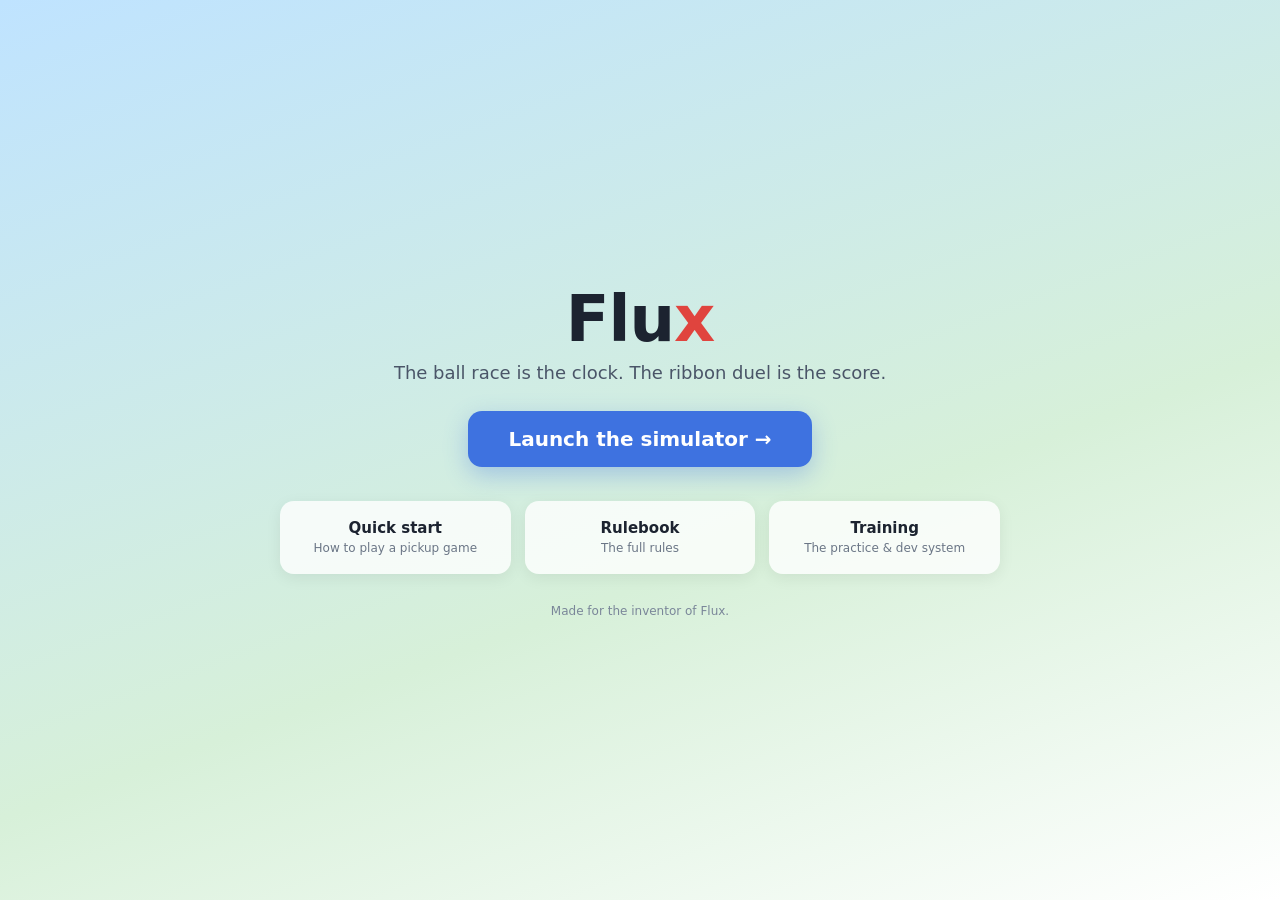
<file: index.html>
<!doctype html>
<html lang="en">
  <head>
    <meta charset="utf-8" />
    <meta name="viewport" content="width=device-width, initial-scale=1" />
    <title>Flux</title>
    <style>
      :root {
        --red: #e0443e;
        --blue: #3e72e0;
        --ink: #1c2330;
      }
      * {
        box-sizing: border-box;
      }
      body {
        margin: 0;
        min-height: 100vh;
        color: var(--ink);
        font-family:
          system-ui,
          -apple-system,
          Segoe UI,
          Roboto,
          sans-serif;
        background: linear-gradient(160deg, #bfe3ff 0%, #d7f0d9 60%, #fff 100%);
        display: flex;
        align-items: center;
        justify-content: center;
        padding: 24px;
      }
      .wrap {
        max-width: 720px;
        width: 100%;
        text-align: center;
      }
      h1 {
        font-size: 64px;
        margin: 0;
        font-weight: 800;
        letter-spacing: -1px;
      }
      h1 .x {
        color: var(--red);
      }
      .tag {
        font-size: 18px;
        color: #4a5568;
        margin: 6px 0 28px;
      }
      .play {
        display: inline-block;
        background: var(--blue);
        color: #fff;
        text-decoration: none;
        font-size: 20px;
        font-weight: 700;
        padding: 16px 40px;
        border-radius: 14px;
        box-shadow: 0 8px 24px #3e72e055;
        transition:
          transform 0.08s,
          filter 0.08s;
      }
      .play:hover {
        transform: translateY(-2px);
        filter: brightness(1.06);
      }
      .cards {
        display: grid;
        grid-template-columns: repeat(3, 1fr);
        gap: 14px;
        margin-top: 34px;
      }
      .card {
        background: #ffffffcc;
        border-radius: 14px;
        padding: 18px 14px;
        text-decoration: none;
        color: var(--ink);
        box-shadow: 0 4px 16px #0001;
        transition: transform 0.08s;
      }
      .card:hover {
        transform: translateY(-2px);
      }
      .card b {
        display: block;
        font-size: 15px;
      }
      .card span {
        font-size: 12px;
        color: #6b7686;
      }
      footer {
        margin-top: 30px;
        font-size: 12px;
        color: #7a8699;
      }
      @media (max-width: 560px) {
        .cards {
          grid-template-columns: 1fr;
        }
        h1 {
          font-size: 48px;
        }
      }
    </style>
  </head>
  <body>
    <div class="wrap">
      <h1>Flu<span class="x">x</span></h1>
      <p class="tag">
        The ball race is the clock. The ribbon duel is the score.
      </p>
      <a class="play" href="flux-sim/index.html">Launch the simulator →</a>
      <div class="cards">
        <a
          class="card"
          href="https://github.com/horatio-sans-serif/flux-game/blob/main/QUICKSTART.md"
          ><b>Quick start</b><span>How to play a pickup game</span></a
        >
        <a
          class="card"
          href="https://github.com/horatio-sans-serif/flux-game/blob/main/RULEBOOK.md"
          ><b>Rulebook</b><span>The full rules</span></a
        >
        <a
          class="card"
          href="https://github.com/horatio-sans-serif/flux-game/blob/main/TRAINING.md"
          ><b>Training</b><span>The practice & dev system</span></a
        >
      </div>
      <footer>Made for the inventor of Flux.</footer>
    </div>
  </body>
</html>
</file>
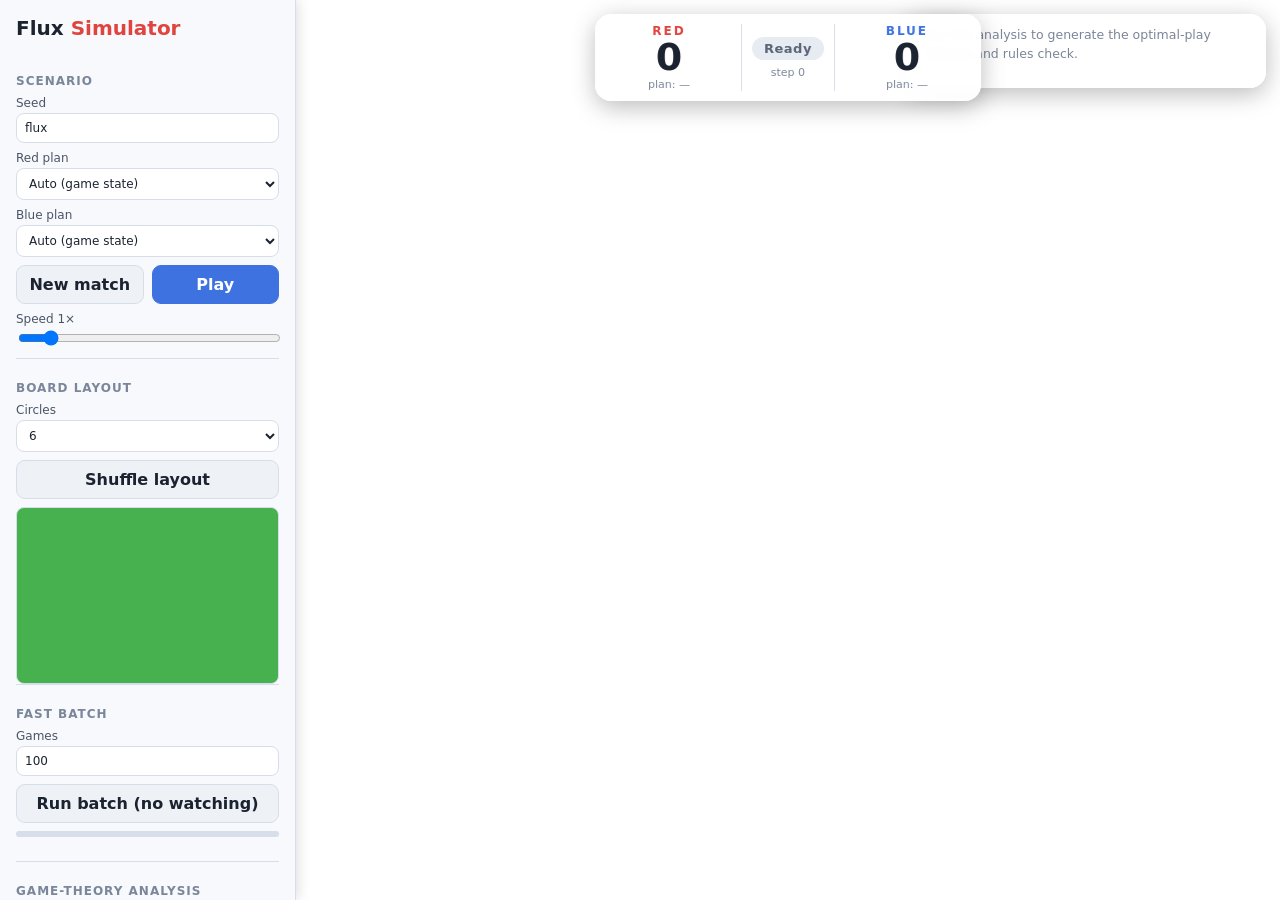
<file: flux-sim/index.html>
<!doctype html>
<html lang="en">
  <head>
    <meta charset="utf-8" />
    <meta name="viewport" content="width=device-width, initial-scale=1" />
    <title>Flux — Simulator</title>
    <link rel="stylesheet" href="css/style.css" />
    <!-- Babylon.js + GUI from CDN (only network dependency) -->
    <script src="https://cdn.babylonjs.com/babylon.js"></script>
    <script src="https://cdn.babylonjs.com/gui/babylon.gui.min.js"></script>
  </head>
  <body>
    <div id="app">
      <!-- Sidebar -->
      <aside id="panel">
        <h1>Flux <span>Simulator</span></h1>

        <section>
          <h2>Scenario</h2>
          <label>Seed <input id="seed" value="flux" /></label>
          <label
            >Red plan
            <select id="stratA"></select
          ></label>
          <label
            >Blue plan
            <select id="stratB"></select
          ></label>
          <div class="row">
            <button id="newBtn">New match</button>
            <button id="playBtn" class="primary">Play</button>
          </div>
          <label
            >Speed <span id="speedVal">1×</span>
            <input
              id="speed"
              type="range"
              min="0.25"
              max="8"
              step="0.25"
              value="1"
            />
          </label>
        </section>

        <section>
          <h2>Board layout</h2>
          <label
            >Circles
            <select id="circleCount"></select
          ></label>
          <button id="shuffleBoard">Shuffle layout</button>
          <canvas id="minimap" width="248" height="166"></canvas>
        </section>

        <section>
          <h2>Fast batch</h2>
          <label
            >Games <input id="batchN" type="number" value="100" min="1"
          /></label>
          <button id="runBatch">Run batch (no watching)</button>
          <div class="bar"><div id="batchBar"></div></div>
          <div id="batchOut" class="out"></div>
        </section>

        <section>
          <h2>Game-theory analysis</h2>
          <label
            >Games / matchup
            <input id="anGames" type="number" value="40" min="5"
          /></label>
          <label
            >Game-state games
            <input id="anGsGames" type="number" value="300" min="50"
          /></label>
          <button id="runAnalysis" class="primary">Run full analysis</button>
          <div class="bar"><div id="anBar"></div></div>
          <div id="anStatus" class="out"></div>
          <button id="downloadReport" disabled>Download report (.md)</button>
        </section>

        <details id="cheats">
          <summary>Rules cheatsheet</summary>
          <ul>
            <li>
              Carry a ball into a basket to pocket it — only safe inside a
              circle.
            </li>
            <li>
              First cell to <b>3 pockets</b> ends the game; most
              <b>ribbon points</b> wins.
            </li>
            <li>
              Joint pull = small points. <b>Vital pull ends the spar</b> and
              strips the loser's points.
            </li>
            <li>
              Behind on points? Don't pocket your 3rd — stall and hunt points.
            </li>
            <li><b>●</b> before a name = that player is carrying a ball.</li>
          </ul>
          <div class="legend">
            <span><i class="sw red"></i>Red</span>
            <span><i class="sw blue"></i>Blue</span>
            <span><b>●</b> carrying</span>
          </div>
        </details>
      </aside>

      <!-- Viewport -->
      <main id="viewport">
        <canvas id="renderCanvas"></canvas>

        <div id="scoreboard">
          <div class="team red">
            <div class="tname">RED</div>
            <div class="score" id="scoreA">0</div>
            <div class="pockets" id="pocketsA"></div>
            <div class="strat">plan: <span id="stratLiveA">—</span></div>
          </div>
          <div class="mid">
            <div id="status" class="status ready">Ready</div>
            <div id="clock">step 0</div>
          </div>
          <div class="team blue">
            <div class="tname">BLUE</div>
            <div class="score" id="scoreB">0</div>
            <div class="pockets" id="pocketsB"></div>
            <div class="strat">plan: <span id="stratLiveB">—</span></div>
          </div>
        </div>

        <div id="report">
          <div id="reportOut">
            <p class="hint">
              Run the analysis to generate the optimal-play writeup and rules
              check.
            </p>
          </div>
        </div>
      </main>
    </div>

    <script src="js/rng.js"></script>
    <script src="js/config.js"></script>
    <script src="js/strategies.js"></script>
    <script src="js/engine.js"></script>
    <script src="js/evaluator.js"></script>
    <script src="js/scene.js"></script>
    <script src="js/ui.js"></script>
  </body>
</html>
</file>
<file: flux-sim/css/style.css>
:root {
  --red: #e0443e;
  --blue: #3e72e0;
  --sidebar: 296px;
  /* Light theme surfaces */
  --bg-side: #f7f9fc;
  --text: #1c2330;
  --muted: #7a8699;
  --label: #4a5568;
  --line: #d8dee9;
  --input-bg: #ffffff;
  --btn-bg: #eef1f6;
  --btn-hover: #e3e8f0;
  --glass: #ffffffee;
  --th-bg: #f1f4f9;
  --field: #46b14e;
  --st-ready-bg: #e7ecf3;
  --st-ready-fg: #5a6577;
  --st-play-bg: #1fbf5b22;
  --st-play-fg: #149048;
  --st-pause-bg: #ffb02333;
  --st-pause-fg: #9a6a00;
}
@media (prefers-color-scheme: dark) {
  :root {
    --bg-side: #161b22;
    --text: #e6edf3;
    --muted: #8b98a8;
    --label: #aab6c4;
    --line: #2a313c;
    --input-bg: #0f141b;
    --btn-bg: #232b36;
    --btn-hover: #2c3543;
    --glass: rgba(20, 25, 32, 0.93);
    --th-bg: #1c2530;
    --field: #1d5538;
    --st-ready-bg: #232b36;
    --st-ready-fg: #9aa6b4;
    --st-play-bg: #1fbf5b2e;
    --st-play-fg: #3fd07f;
    --st-pause-bg: #ffb0232e;
    --st-pause-fg: #e0a23a;
  }
}

* {
  box-sizing: border-box;
}
html,
body {
  margin: 0;
  height: 100%;
  font-family:
    system-ui,
    -apple-system,
    Segoe UI,
    Roboto,
    sans-serif;
  color: var(--text);
}

#app {
  position: fixed;
  inset: 0;
  display: flex;
  overflow: hidden;
}

/* Sidebar */
#panel {
  width: var(--sidebar);
  flex: 0 0 var(--sidebar);
  height: 100%;
  overflow-y: auto;
  background: var(--bg-side);
  border-right: 1px solid var(--line);
  padding: 16px;
  box-shadow: 2px 0 12px #0002;
}
#panel h1 {
  font-size: 20px;
  margin: 0 0 12px;
  font-weight: 800;
}
#panel h1 span {
  color: var(--red);
}
#panel h2 {
  font-size: 12px;
  text-transform: uppercase;
  letter-spacing: 1px;
  color: var(--muted);
  margin: 16px 0 8px;
}
#panel section {
  border-top: 1px solid var(--line);
  padding-top: 6px;
}
#panel section:first-of-type {
  border-top: none;
}
label {
  display: block;
  font-size: 12px;
  color: var(--label);
  margin: 8px 0;
}
input,
select {
  width: 100%;
  margin-top: 3px;
  padding: 7px 8px;
  border: 1px solid var(--line);
  border-radius: 8px;
  font: inherit;
  background: var(--input-bg);
  color: var(--text);
}
input[type="range"] {
  padding: 0;
}
.row {
  display: flex;
  gap: 8px;
}
.row button {
  flex: 1;
}
button {
  width: 100%;
  padding: 9px 10px;
  border: 1px solid var(--line);
  background: var(--btn-bg);
  color: var(--text);
  border-radius: 9px;
  font: inherit;
  font-weight: 600;
  cursor: pointer;
}
button:hover:not(:disabled) {
  background: var(--btn-hover);
}
button.primary {
  background: var(--blue);
  color: #fff;
  border-color: var(--blue);
}
button.primary:hover:not(:disabled) {
  filter: brightness(1.06);
}
button:disabled {
  opacity: 0.45;
  cursor: not-allowed;
}
input:disabled,
select:disabled {
  opacity: 0.5;
  cursor: not-allowed;
}
.bar {
  height: 6px;
  background: var(--line);
  border-radius: 4px;
  margin: 8px 0;
  overflow: hidden;
}
.bar > div {
  height: 100%;
  width: 0;
  background: var(--red);
  transition: width 0.1s linear;
}
.out {
  font-size: 12px;
  color: var(--text);
  line-height: 1.5;
  min-height: 16px;
}

#minimap {
  width: 100%;
  height: auto;
  margin-top: 8px;
  border: 1px solid var(--line);
  border-radius: 8px;
  background: var(--field);
  display: block;
}

/* Rules cheatsheet */
#cheats {
  margin-top: 18px;
  border-top: 1px solid var(--line);
  padding-top: 10px;
}
#cheats summary {
  font-size: 12px;
  text-transform: uppercase;
  letter-spacing: 1px;
  color: var(--muted);
  cursor: pointer;
  font-weight: 700;
}
#cheats ul {
  margin: 10px 0 6px;
  padding-left: 18px;
}
#cheats li {
  font-size: 12px;
  line-height: 1.5;
  margin: 5px 0;
  color: var(--label);
}
.legend {
  display: flex;
  flex-wrap: wrap;
  gap: 12px;
  font-size: 12px;
  color: var(--label);
  margin-top: 6px;
}
.legend i.sw {
  display: inline-block;
  width: 11px;
  height: 11px;
  border-radius: 50%;
  vertical-align: -1px;
  margin-right: 4px;
}
.legend i.sw.red {
  background: var(--red);
}
.legend i.sw.blue {
  background: var(--blue);
}

/* Viewport */
#viewport {
  position: relative;
  flex: 1 1 auto;
  overflow: hidden;
}
#renderCanvas {
  position: absolute;
  inset: 0;
  width: 100%;
  height: 100%;
  outline: none;
  touch-action: none;
  display: block;
}

/* Scoreboard */
#scoreboard {
  position: absolute;
  top: 14px;
  left: 50%;
  transform: translateX(-50%);
  display: flex;
  gap: 14px;
  align-items: stretch;
  background: var(--glass);
  border-radius: 16px;
  padding: 10px 16px;
  box-shadow: 0 6px 24px #0004;
  backdrop-filter: blur(6px);
  z-index: 5;
}
#scoreboard .team {
  text-align: center;
  min-width: 116px;
}
#scoreboard .tname {
  font-weight: 800;
  letter-spacing: 2px;
  font-size: 12px;
}
#scoreboard .red .tname {
  color: var(--red);
}
#scoreboard .blue .tname {
  color: var(--blue);
}
#scoreboard .score {
  font-size: 38px;
  font-weight: 800;
  line-height: 1;
}
#scoreboard .pockets {
  font-size: 13px;
  letter-spacing: 1px;
  color: #ff8c1a;
}
#scoreboard .strat {
  font-size: 11px;
  color: var(--muted);
  margin-top: 2px;
}
#scoreboard .mid {
  display: flex;
  flex-direction: column;
  align-items: center;
  justify-content: center;
  gap: 6px;
  padding: 0 10px;
  border-left: 1px solid var(--line);
  border-right: 1px solid var(--line);
}
#scoreboard #clock {
  font-size: 11px;
  color: var(--muted);
  white-space: nowrap;
  max-width: 230px;
  text-align: center;
}

/* Status pill */
.status {
  font-size: 13px;
  font-weight: 800;
  letter-spacing: 0.5px;
  padding: 4px 12px;
  border-radius: 999px;
  white-space: nowrap;
}
.status.ready {
  background: var(--st-ready-bg);
  color: var(--st-ready-fg);
}
.status.playing {
  background: var(--st-play-bg);
  color: var(--st-play-fg);
}
.status.paused {
  background: var(--st-pause-bg);
  color: var(--st-pause-fg);
}
.status.ended {
  background: var(--btn-bg);
  color: var(--text);
}

/* Report */
#report {
  position: absolute;
  top: 14px;
  right: 14px;
  width: 360px;
  max-height: calc(100% - 28px);
  overflow: auto;
  background: var(--glass);
  border-radius: 16px;
  padding: 6px 18px 18px;
  box-shadow: 0 6px 24px #0004;
  backdrop-filter: blur(6px);
  z-index: 4;
}
#report h2 {
  font-size: 17px;
  margin: 14px 0 6px;
}
#report h3 {
  font-size: 13px;
  text-transform: uppercase;
  letter-spacing: 1px;
  color: var(--muted);
  margin: 16px 0 6px;
}
#report p {
  font-size: 12.5px;
  line-height: 1.5;
  margin: 6px 0;
}
#report ul {
  margin: 6px 0;
  padding-left: 18px;
}
#report li {
  font-size: 12.5px;
  line-height: 1.5;
  margin: 4px 0;
}
#report table {
  width: 100%;
  border-collapse: collapse;
  margin: 8px 0;
  font-size: 11.5px;
}
#report th,
#report td {
  border: 1px solid var(--line);
  padding: 4px 6px;
  text-align: center;
}
#report th {
  background: var(--th-bg);
}
#report .hint {
  color: var(--muted);
}

@media (max-width: 1080px) {
  #report {
    display: none;
  }
}
@media (max-width: 760px) {
  #app {
    flex-direction: column;
  }
  #panel {
    width: 100%;
    flex-basis: auto;
    height: 44%;
    border-right: none;
    border-bottom: 1px solid var(--line);
  }
  #viewport {
    height: 56%;
  }
  #scoreboard .team {
    min-width: 88px;
  }
}
</file>
